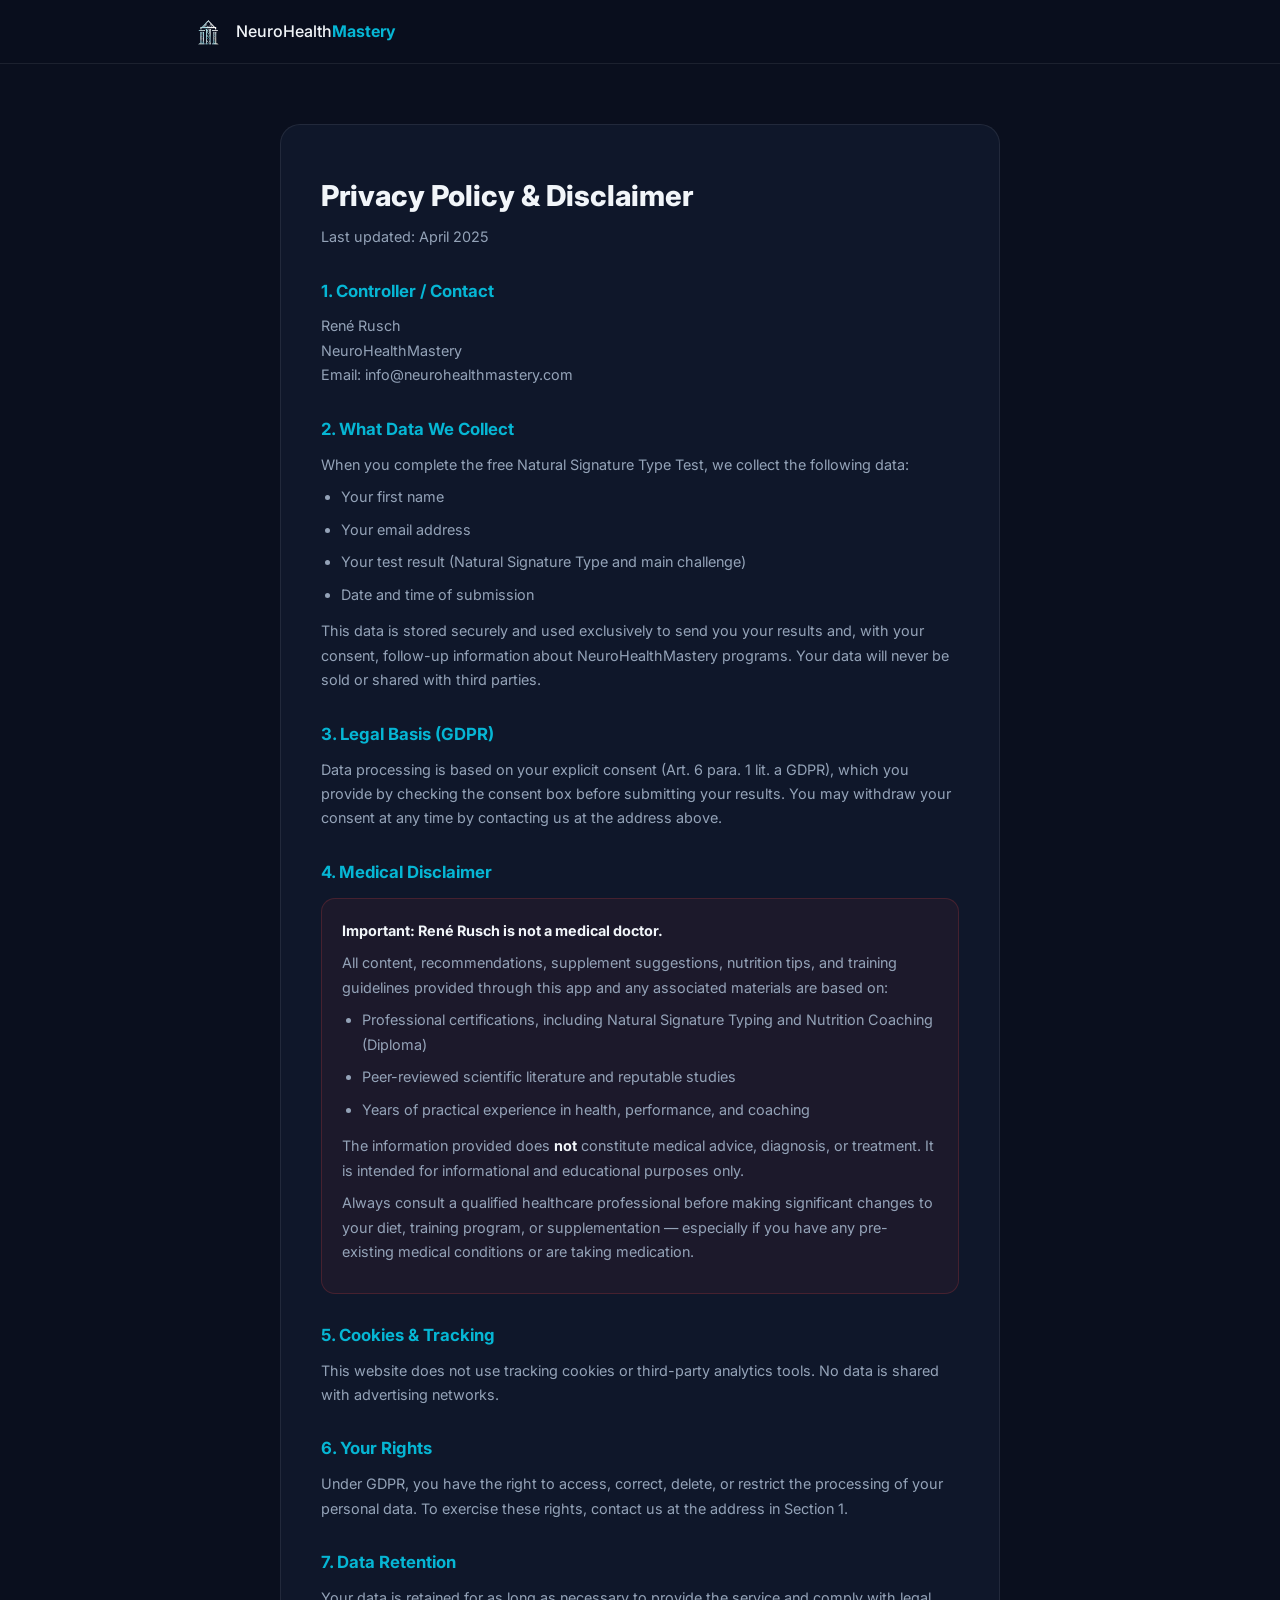
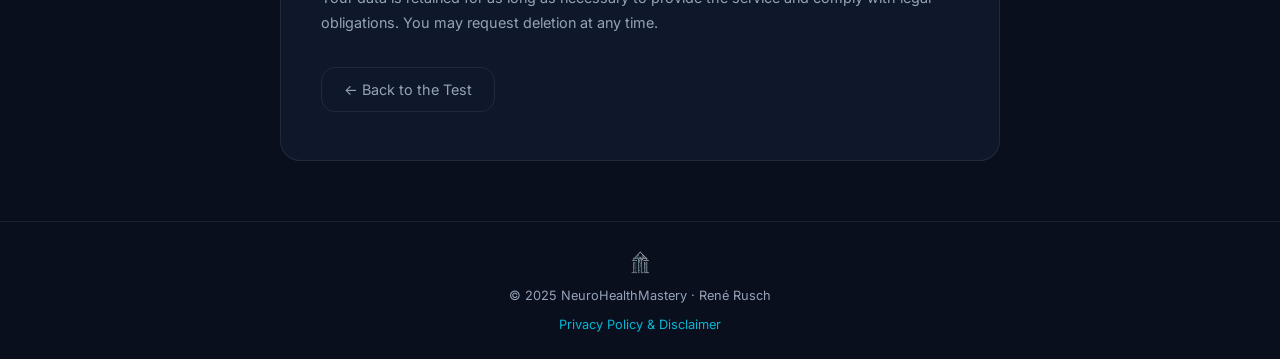
<file: templates/datenschutz.html>
<!DOCTYPE html>
<html lang="en">
<head>
  <meta charset="UTF-8" />
  <meta name="viewport" content="width=device-width, initial-scale=1.0" />
  <title>Privacy Policy & Disclaimer — NeuroHealthMastery</title>
  <link rel="stylesheet" href="/static/css/style.css" />
  <link href="https://fonts.googleapis.com/css2?family=Inter:wght@300;400;500;600;700&display=swap" rel="stylesheet" />
</head>
<body>

<nav class="navbar">
  <div class="nav-inner">
    <a href="/" class="nav-logo">
      <img src="/static/img/logo_icon.png" alt="NHM Logo" class="nav-logo-img" />
      <span class="nav-logo-text">NeuroHealth<strong>Mastery</strong></span>
    </a>
  </div>
</nav>

<div class="legal-page">
  <div class="legal-container">
    <h1>Privacy Policy & Disclaimer</h1>
    <p class="legal-updated">Last updated: April 2025</p>

    <h2>1. Controller / Contact</h2>
    <p>
      René Rusch<br />
      NeuroHealthMastery<br />
      Email: info@neurohealthmastery.com
    </p>

    <h2>2. What Data We Collect</h2>
    <p>
      When you complete the free Natural Signature Type Test, we collect the following data:
    </p>
    <ul>
      <li>Your first name</li>
      <li>Your email address</li>
      <li>Your test result (Natural Signature Type and main challenge)</li>
      <li>Date and time of submission</li>
    </ul>
    <p>
      This data is stored securely and used exclusively to send you your results and,
      with your consent, follow-up information about NeuroHealthMastery programs.
      Your data will never be sold or shared with third parties.
    </p>

    <h2>3. Legal Basis (GDPR)</h2>
    <p>
      Data processing is based on your explicit consent (Art. 6 para. 1 lit. a GDPR),
      which you provide by checking the consent box before submitting your results.
      You may withdraw your consent at any time by contacting us at the address above.
    </p>

    <h2>4. Medical Disclaimer</h2>
    <div class="disclaimer-highlight">
      <p>
        <strong>Important: René Rusch is not a medical doctor.</strong>
      </p>
      <p>
        All content, recommendations, supplement suggestions, nutrition tips, and training
        guidelines provided through this app and any associated materials are based on:
      </p>
      <ul>
        <li>Professional certifications, including Natural Signature Typing and Nutrition Coaching (Diploma)</li>
        <li>Peer-reviewed scientific literature and reputable studies</li>
        <li>Years of practical experience in health, performance, and coaching</li>
      </ul>
      <p>
        The information provided does <strong>not</strong> constitute medical advice, diagnosis,
        or treatment. It is intended for informational and educational purposes only.
      </p>
      <p>
        Always consult a qualified healthcare professional before making significant changes
        to your diet, training program, or supplementation — especially if you have any
        pre-existing medical conditions or are taking medication.
      </p>
    </div>

    <h2>5. Cookies & Tracking</h2>
    <p>
      This website does not use tracking cookies or third-party analytics tools.
      No data is shared with advertising networks.
    </p>

    <h2>6. Your Rights</h2>
    <p>
      Under GDPR, you have the right to access, correct, delete, or restrict the processing
      of your personal data. To exercise these rights, contact us at the address in Section 1.
    </p>

    <h2>7. Data Retention</h2>
    <p>
      Your data is retained for as long as necessary to provide the service and comply with
      legal obligations. You may request deletion at any time.
    </p>

    <div class="legal-back">
      <a href="/" class="btn-ghost">← Back to the Test</a>
    </div>
  </div>
</div>

<footer class="footer">
  <div class="footer-inner">
    <img src="/static/img/logo_icon.png" alt="NHM" class="footer-logo" />
    <p>© 2025 NeuroHealthMastery · René Rusch</p>
    <a href="/datenschutz">Privacy Policy & Disclaimer</a>
  </div>
</footer>

</body>
</html>
</file>
<file: static/css/style.css>
/* ============================================================
   NeuroHealthMastery — Free Test App
   Dark Premium Design
   ============================================================ */

*, *::before, *::after { box-sizing: border-box; margin: 0; padding: 0; }

:root {
  --bg:        #0a0f1e;
  --bg2:       #0f172a;
  --bg3:       #1e293b;
  --border:    rgba(255,255,255,0.08);
  --text:      #f1f5f9;
  --text-muted:#94a3b8;
  --accent:    #06b6d4;
  --accent2:   #8b5cf6;
  --gold:      #f59e0b;
  --green:     #10b981;
  --red:       #ef4444;
  --radius:    14px;
  --shadow:    0 8px 32px rgba(0,0,0,0.4);
}

html { scroll-behavior: smooth; }

body {
  font-family: 'Inter', sans-serif;
  background: var(--bg);
  color: var(--text);
  min-height: 100vh;
  line-height: 1.6;
}

/* ── Navbar ─────────────────────────────────────────────── */
.navbar {
  position: sticky; top: 0; z-index: 100;
  background: rgba(10,15,30,0.92);
  backdrop-filter: blur(12px);
  border-bottom: 1px solid var(--border);
  padding: 0 24px;
  height: 64px;
  display: flex; align-items: center;
}
.nav-inner {
  max-width: 900px; margin: 0 auto; width: 100%;
  display: flex; align-items: center; justify-content: space-between;
}
.nav-logo {
  display: flex; align-items: center; gap: 10px;
  text-decoration: none; color: var(--text);
}
.nav-logo-img { height: 36px; width: 36px; object-fit: contain; }
.nav-logo-text { font-size: 1rem; font-weight: 500; }
.nav-logo-text strong { color: var(--accent); }
.nav-badge {
  background: linear-gradient(135deg, var(--accent), var(--accent2));
  color: #fff; font-size: 0.7rem; font-weight: 700;
  padding: 3px 10px; border-radius: 20px; letter-spacing: 0.05em;
}

/* ── Hero ────────────────────────────────────────────────── */
.hero {
  min-height: calc(100vh - 64px);
  display: flex; align-items: center; justify-content: center;
  background: radial-gradient(ellipse at 50% 0%, rgba(6,182,212,0.12) 0%, transparent 70%),
              var(--bg);
  padding: 60px 24px;
}
.hero-inner {
  max-width: 700px; text-align: center;
}
.hero-badge {
  display: inline-block;
  background: rgba(6,182,212,0.15);
  border: 1px solid rgba(6,182,212,0.3);
  color: var(--accent);
  font-size: 0.8rem; font-weight: 600;
  padding: 5px 16px; border-radius: 20px; margin-bottom: 24px;
  letter-spacing: 0.04em;
}
.hero-title {
  font-size: clamp(2rem, 5vw, 3.2rem);
  font-weight: 800; line-height: 1.15;
  margin-bottom: 20px;
}
.gradient-text {
  background: linear-gradient(135deg, var(--accent), var(--accent2));
  -webkit-background-clip: text; -webkit-text-fill-color: transparent;
  background-clip: text;
}
.hero-sub {
  font-size: 1.05rem; color: var(--text-muted);
  margin-bottom: 36px; line-height: 1.7;
}
.hero-sub strong { color: var(--text); }

.hero-animals {
  display: flex; flex-wrap: wrap; justify-content: center; gap: 12px;
  margin-bottom: 36px;
}
.animal-chip {
  display: flex; align-items: center; gap: 8px;
  background: var(--bg3); border: 1px solid var(--border);
  border-radius: 40px; padding: 6px 14px;
  font-size: 0.85rem; font-weight: 500;
}
.animal-chip img { height: 28px; width: 28px; object-fit: contain; border-radius: 50%; }

.hero-note { font-size: 0.8rem; color: var(--text-muted); margin-top: 12px; }

/* ── Buttons ─────────────────────────────────────────────── */
.btn-primary {
  background: linear-gradient(135deg, var(--accent), #0891b2);
  color: #fff; border: none; border-radius: var(--radius);
  padding: 12px 28px; font-size: 1rem; font-weight: 600;
  cursor: pointer; transition: all 0.2s; display: inline-block;
  text-decoration: none;
}
.btn-primary:hover { transform: translateY(-2px); box-shadow: 0 8px 24px rgba(6,182,212,0.35); }
.btn-large { padding: 16px 36px; font-size: 1.05rem; }
.btn-full { width: 100%; text-align: center; }

.btn-ghost {
  background: transparent; border: 1px solid var(--border);
  color: var(--text-muted); border-radius: var(--radius);
  padding: 10px 22px; font-size: 0.9rem; cursor: pointer;
  transition: all 0.2s; text-decoration: none; display: inline-block;
}
.btn-ghost:hover { border-color: var(--accent); color: var(--accent); }

.btn-whatsapp {
  background: linear-gradient(135deg, #25d366, #128c7e);
  color: #fff; border: none; border-radius: var(--radius);
  padding: 16px 36px; font-size: 1.05rem; font-weight: 600;
  cursor: pointer; transition: all 0.2s; display: inline-block;
  text-decoration: none;
}
.btn-whatsapp:hover { transform: translateY(-2px); box-shadow: 0 8px 24px rgba(37,211,102,0.35); }

/* ── Quiz Section ────────────────────────────────────────── */
.quiz-section {
  min-height: calc(100vh - 64px);
  display: flex; align-items: center; justify-content: center;
  padding: 40px 24px;
  background: radial-gradient(ellipse at 50% 0%, rgba(139,92,246,0.08) 0%, transparent 70%),
              var(--bg);
}
.quiz-container { max-width: 620px; width: 100%; }

.progress-bar-wrap {
  background: var(--bg3); border-radius: 8px; height: 6px;
  margin-bottom: 8px; overflow: hidden;
}
.progress-bar {
  height: 100%;
  background: linear-gradient(90deg, var(--accent), var(--accent2));
  border-radius: 8px;
  transition: width 0.4s ease;
  width: 0%;
}
.progress-label {
  text-align: right; font-size: 0.8rem; color: var(--text-muted);
  margin-bottom: 24px;
}

.quiz-card {
  background: var(--bg2);
  border: 1px solid var(--border);
  border-radius: 20px;
  padding: 40px 36px;
  box-shadow: var(--shadow);
}

.question-number {
  font-size: 0.8rem; font-weight: 600; color: var(--accent);
  text-transform: uppercase; letter-spacing: 0.08em;
  margin-bottom: 16px;
}
.question-text {
  font-size: clamp(1.1rem, 2.5vw, 1.4rem);
  font-weight: 700; line-height: 1.4; margin-bottom: 32px;
}
.question-hint {
  font-size: 0.9rem; color: var(--text-muted); margin-bottom: 20px;
}

.answer-buttons {
  display: flex; gap: 16px; flex-wrap: wrap;
}
.btn-answer {
  flex: 1; min-width: 140px;
  padding: 16px 20px; border-radius: var(--radius);
  font-size: 1rem; font-weight: 600; cursor: pointer;
  transition: all 0.2s; border: 2px solid transparent;
}
.btn-yes {
  background: rgba(16,185,129,0.15);
  border-color: rgba(16,185,129,0.3);
  color: #10b981;
}
.btn-yes:hover { background: rgba(16,185,129,0.25); transform: translateY(-2px); }
.btn-no {
  background: rgba(239,68,68,0.1);
  border-color: rgba(239,68,68,0.2);
  color: #f87171;
}
.btn-no:hover { background: rgba(239,68,68,0.2); transform: translateY(-2px); }

/* Problem Options */
.problem-options {
  display: flex; flex-direction: column; gap: 12px;
}
.btn-problem {
  display: flex; align-items: center; gap: 14px;
  background: var(--bg3); border: 2px solid var(--border);
  border-radius: var(--radius); padding: 16px 20px;
  color: var(--text); font-size: 0.95rem; font-weight: 500;
  cursor: pointer; transition: all 0.2s; text-align: left;
}
.btn-problem:hover { border-color: var(--accent); background: rgba(6,182,212,0.08); }
.btn-problem.selected { border-color: var(--accent); background: rgba(6,182,212,0.15); }
.problem-icon { font-size: 1.4rem; }

/* Adjectives */
.adjective-grid {
  display: flex; flex-wrap: wrap; gap: 10px; margin-bottom: 24px;
}
.btn-adj {
  background: var(--bg3); border: 2px solid var(--border);
  border-radius: 30px; padding: 8px 18px;
  color: var(--text-muted); font-size: 0.9rem; font-weight: 500;
  cursor: pointer; transition: all 0.2s;
}
.btn-adj:hover { border-color: var(--accent2); color: var(--text); }
.btn-adj.selected {
  border-color: var(--accent2);
  background: rgba(139,92,246,0.2);
  color: #c4b5fd;
}
.btn-adj.disabled { opacity: 0.4; cursor: not-allowed; }

/* Email Card */
.email-card { text-align: center; }
.lock-icon { font-size: 2.5rem; margin-bottom: 16px; }
.form-group { text-align: left; margin-bottom: 16px; }
.form-group label {
  display: block; font-size: 0.85rem; font-weight: 600;
  color: var(--text-muted); margin-bottom: 6px;
}
.form-group input {
  width: 100%; background: var(--bg3);
  border: 1px solid var(--border); border-radius: 10px;
  padding: 12px 16px; color: var(--text); font-size: 1rem;
  transition: border-color 0.2s;
}
.form-group input:focus { outline: none; border-color: var(--accent); }

.dsgvo-check { margin-bottom: 20px; text-align: left; }
.checkbox-label {
  display: flex; align-items: flex-start; gap: 10px;
  font-size: 0.85rem; color: var(--text-muted); cursor: pointer;
}
.checkbox-label input[type="checkbox"] { margin-top: 3px; flex-shrink: 0; }
.checkbox-label a { color: var(--accent); }
.dsgvo-hint { display: block; font-size: 0.75rem; color: var(--text-muted); margin-top: 2px; }

/* ── Result Section ──────────────────────────────────────── */
.result-section {
  padding: 60px 24px;
  background: radial-gradient(ellipse at 50% 0%, rgba(6,182,212,0.08) 0%, transparent 60%),
              var(--bg);
}
.result-container { max-width: 800px; margin: 0 auto; }

.result-type-card {
  background: var(--bg2); border: 1px solid var(--border);
  border-radius: 24px; padding: 48px 40px;
  text-align: center; margin-bottom: 32px;
  box-shadow: var(--shadow);
}
.result-animal-wrap {
  width: 140px; height: 140px; margin: 0 auto 24px;
  border-radius: 50%; overflow: hidden;
  background: var(--bg3); border: 3px solid var(--border);
  display: flex; align-items: center; justify-content: center;
}
.result-animal-img { width: 120px; height: 120px; object-fit: contain; }
.result-type-badge {
  display: inline-block; font-size: 0.75rem; font-weight: 700;
  letter-spacing: 0.1em; text-transform: uppercase;
  padding: 4px 14px; border-radius: 20px; margin-bottom: 12px;
  background: rgba(6,182,212,0.15); color: var(--accent);
  border: 1px solid rgba(6,182,212,0.3);
}
.result-type-name {
  font-size: clamp(1.8rem, 4vw, 2.6rem);
  font-weight: 800; margin-bottom: 6px;
}
.result-nst { font-size: 0.9rem; color: var(--accent); font-weight: 600; margin-bottom: 12px; }
.result-tagline {
  font-size: 1.1rem; font-style: italic; color: var(--text-muted);
  margin-bottom: 16px;
}
.result-description { font-size: 0.95rem; color: var(--text-muted); line-height: 1.7; }

.result-grid {
  display: grid; grid-template-columns: 1fr 1fr; gap: 20px; margin-bottom: 28px;
}
@media (max-width: 600px) { .result-grid { grid-template-columns: 1fr; } }

.result-box {
  background: var(--bg2); border: 1px solid var(--border);
  border-radius: var(--radius); padding: 24px;
}
.result-box h3 { font-size: 0.95rem; font-weight: 700; margin-bottom: 12px; }
.result-box ul { list-style: none; }
.result-box ul li {
  font-size: 0.9rem; color: var(--text-muted);
  padding: 5px 0; border-bottom: 1px solid var(--border);
}
.result-box ul li:last-child { border-bottom: none; }
.result-box ul li::before { content: "• "; color: var(--accent); }

.secondary-type-box {
  background: rgba(139,92,246,0.1); border: 1px solid rgba(139,92,246,0.2);
  border-radius: var(--radius); padding: 14px 20px;
  font-size: 0.9rem; color: var(--text-muted); margin-bottom: 28px;
}

/* Plan */
.plan-section {
  background: var(--bg2); border: 1px solid var(--border);
  border-radius: 20px; padding: 36px; margin-bottom: 32px;
}
.plan-header { margin-bottom: 28px; }
.plan-header h2 { font-size: 1.4rem; font-weight: 800; margin-bottom: 12px; }
.plan-intro { font-size: 0.95rem; color: var(--text-muted); line-height: 1.7; }

.plan-week { margin-bottom: 28px; }
.plan-week-label {
  font-size: 1rem; font-weight: 700; color: var(--accent);
  margin-bottom: 14px; padding-bottom: 8px;
  border-bottom: 1px solid var(--border);
}
.plan-day { margin-bottom: 14px; }
.plan-day-label {
  font-size: 0.85rem; font-weight: 700; color: var(--text);
  margin-bottom: 4px;
}
.plan-day-text { font-size: 0.9rem; color: var(--text-muted); line-height: 1.6; }

.plan-tips { margin-top: 24px; padding-top: 20px; border-top: 1px solid var(--border); }
.plan-tips h3 { font-size: 1rem; font-weight: 700; margin-bottom: 12px; }
.plan-tips ul { list-style: none; }
.plan-tips ul li {
  font-size: 0.9rem; color: var(--text-muted);
  padding: 6px 0 6px 20px; position: relative;
  border-bottom: 1px solid var(--border);
}
.plan-tips ul li:last-child { border-bottom: none; }
.plan-tips ul li::before {
  content: "→"; color: var(--accent);
  position: absolute; left: 0;
}

/* Action Buttons */
.action-buttons {
  display: flex; flex-wrap: wrap; gap: 16px;
  justify-content: center; margin-bottom: 28px;
}

/* CTA Box — Core Path */
.cta-box {
  background: linear-gradient(135deg, rgba(6,182,212,0.08), rgba(139,92,246,0.12));
  border: 1px solid rgba(6,182,212,0.25);
  border-radius: 24px; padding: 40px 32px; text-align: center;
  margin-bottom: 28px;
  position: relative; overflow: hidden;
}
.cta-box::before {
  content: ''; position: absolute; top: 0; left: 0; right: 0; height: 3px;
  background: linear-gradient(90deg, var(--accent), var(--accent2));
}
.cta-badge {
  display: inline-block;
  background: rgba(6,182,212,0.15); border: 1px solid rgba(6,182,212,0.3);
  color: var(--accent); border-radius: 999px;
  padding: 4px 16px; font-size: 0.8rem; font-weight: 600;
  letter-spacing: 0.05em; margin-bottom: 16px;
}
.cta-title {
  font-size: 2rem; font-weight: 900; margin-bottom: 8px;
  background: linear-gradient(135deg, #fff, var(--accent));
  -webkit-background-clip: text; -webkit-text-fill-color: transparent;
  background-clip: text;
}
.cta-subtitle {
  font-size: 1.05rem; color: var(--text-muted); margin-bottom: 16px;
}
.cta-body {
  font-size: 0.95rem; color: var(--text-muted); margin-bottom: 24px; line-height: 1.7;
}
.cta-guarantee {
  display: flex; align-items: flex-start; gap: 16px;
  background: rgba(16,185,129,0.08); border: 1px solid rgba(16,185,129,0.2);
  border-radius: 16px; padding: 20px 24px; margin-bottom: 28px; text-align: left;
}
.guarantee-icon { font-size: 2rem; flex-shrink: 0; }
.guarantee-text { font-size: 0.9rem; color: var(--text-muted); line-height: 1.6; }
.guarantee-text strong { color: #10b981; }
.cta-buttons {
  display: flex; flex-direction: column; gap: 14px; align-items: center;
}
.btn-cta-main {
  width: 100%; max-width: 400px;
  font-size: 1.15rem; font-weight: 800;
  background: linear-gradient(135deg, var(--accent), var(--accent2));
  border: none; padding: 18px 36px;
  box-shadow: 0 8px 32px rgba(6,182,212,0.35);
}
.btn-cta-main:hover { transform: translateY(-3px); box-shadow: 0 12px 40px rgba(6,182,212,0.5); }
.btn-whatsapp {
  background: linear-gradient(135deg, #25d366, #128c7e);
  color: #fff; border: none; border-radius: var(--radius);
  padding: 14px 32px; font-size: 1rem; font-weight: 600;
  cursor: pointer; transition: all 0.2s; display: inline-flex;
  flex-direction: column; align-items: center; gap: 2px;
  text-decoration: none; width: 100%; max-width: 400px;
}
.btn-whatsapp:hover { transform: translateY(-2px); box-shadow: 0 8px 24px rgba(37,211,102,0.35); }
.whatsapp-hours {
  font-size: 0.75rem; opacity: 0.8; font-weight: 400;
}
.cta-note {
  font-size: 0.8rem; color: var(--text-muted); margin-top: 14px; opacity: 0.7;
}

/* Disclaimer */
.disclaimer-box {
  background: rgba(239,68,68,0.05); border: 1px solid rgba(239,68,68,0.15);
  border-radius: var(--radius); padding: 16px 20px;
  font-size: 0.8rem; color: var(--text-muted); line-height: 1.6;
  margin-bottom: 24px;
}
.disclaimer-box strong { color: var(--text); }

.restart-wrap { text-align: center; margin-top: 8px; }

/* ── Legal Page ──────────────────────────────────────────── */
.legal-page { padding: 60px 24px; }
.legal-container {
  max-width: 720px; margin: 0 auto;
  background: var(--bg2); border: 1px solid var(--border);
  border-radius: 20px; padding: 48px 40px;
}
.legal-container h1 { font-size: 1.8rem; font-weight: 800; margin-bottom: 6px; }
.legal-updated { font-size: 0.8rem; color: var(--text-muted); margin-bottom: 32px; }
.legal-container h2 {
  font-size: 1.05rem; font-weight: 700; margin: 28px 0 10px;
  color: var(--accent);
}
.legal-container p, .legal-container li {
  font-size: 0.9rem; color: var(--text-muted); line-height: 1.7; margin-bottom: 8px;
}
.legal-container ul { padding-left: 20px; margin-bottom: 12px; }
.disclaimer-highlight {
  background: rgba(239,68,68,0.06); border: 1px solid rgba(239,68,68,0.2);
  border-radius: var(--radius); padding: 20px; margin: 12px 0;
}
.disclaimer-highlight p, .disclaimer-highlight li { color: var(--text-muted); }
.disclaimer-highlight strong { color: var(--text); }
.legal-back { margin-top: 32px; }

/* ── Footer ──────────────────────────────────────────────── */
.footer {
  border-top: 1px solid var(--border);
  padding: 24px; text-align: center;
}
.footer-inner {
  display: flex; flex-direction: column; align-items: center; gap: 8px;
}
.footer-logo { height: 32px; opacity: 0.6; }
.footer p { font-size: 0.8rem; color: var(--text-muted); }
.footer a { font-size: 0.8rem; color: var(--accent); text-decoration: none; }

/* ── Utilities ───────────────────────────────────────────── */
.hidden { display: none !important; }
.mt-4 { margin-top: 16px; }

/* Loading spinner */
.spinner {
  width: 20px; height: 20px;
  border: 2px solid rgba(255,255,255,0.3);
  border-top-color: #fff;
  border-radius: 50%;
  animation: spin 0.7s linear infinite;
  display: inline-block; margin-right: 8px; vertical-align: middle;
}
@keyframes spin { to { transform: rotate(360deg); } }

/* Responsive */
@media (max-width: 640px) {
  .quiz-card { padding: 28px 20px; }
  .result-type-card { padding: 32px 20px; }
  .plan-section { padding: 24px 20px; }
  .legal-container { padding: 32px 20px; }
  .action-buttons { flex-direction: column; }
  .btn-large { width: 100%; text-align: center; }
}

/* ── Tiebreaker Step ─────────────────────────────────────── */
.tiebreaker-card {
  text-align: center;
}
.tiebreaker-icon {
  font-size: 2.5rem;
  margin-bottom: 16px;
}
.tiebreaker-title {
  font-size: 1.4rem;
  font-weight: 700;
  color: var(--accent);
  margin-bottom: 12px;
}
.tiebreaker-question {
  font-size: 1.1rem;
  color: var(--text);
  margin-bottom: 28px;
  line-height: 1.5;
}
.tiebreaker-options {
  display: flex;
  flex-direction: column;
  gap: 12px;
}
.btn-tiebreaker {
  background: var(--bg3);
  border: 1px solid var(--border);
  color: var(--text);
  border-radius: var(--radius);
  padding: 16px 20px;
  font-size: 1rem;
  font-weight: 500;
  cursor: pointer;
  transition: all 0.2s ease;
  text-align: left;
}
.btn-tiebreaker:hover {
  border-color: var(--accent);
  background: rgba(6,182,212,0.08);
  color: var(--accent);
  transform: translateX(4px);
}
</file>
